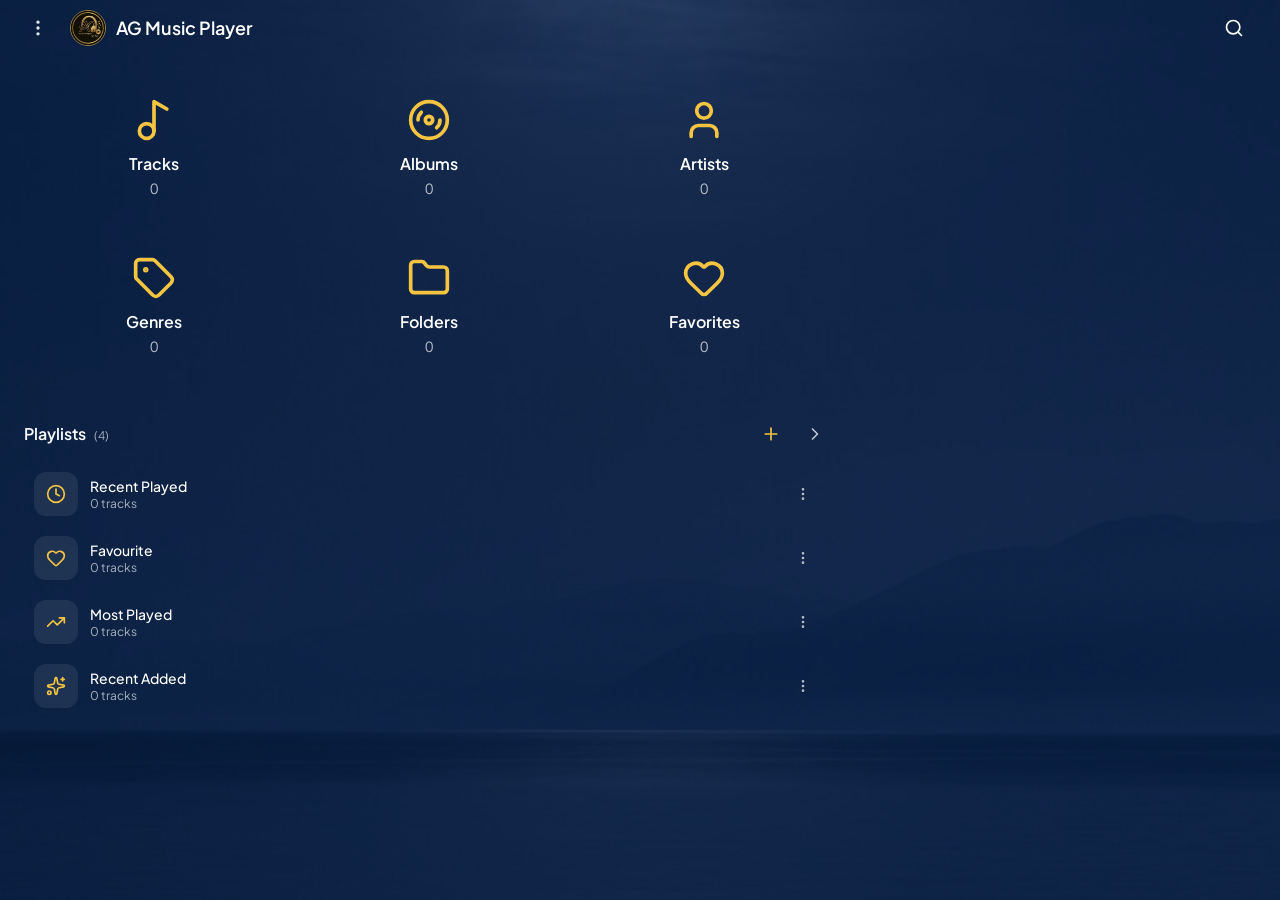
<file: android/app/src/main/assets/index.html>
<!doctype html>
<html lang="en" class="dark">
  <head>
    <meta charset="UTF-8" />
    <meta name="viewport" content="width=device-width, initial-scale=1.0, viewport-fit=cover" />
    <title>Music Player</title>
    <meta name="description" content="AG Music Player — High-contrast, offline-first music player with 5-band equalizer, local folder browsing, playlists, and GitHub auto-updater." />
    <meta property="og:title" content="Music Player" />
    <meta property="og:description" content="High-contrast, offline-first audio player with 5-band equalizer, tag editor, and GitHub auto-update pipeline." />
    <meta property="og:type" content="website" />
    <meta name="twitter:card" content="summary_large_image" />
    <link rel="icon" type="image/jpeg" href="./assets/ag_music_player_logo_1795412483987-IqkB3KrI.jpg" />
    <link rel="preconnect" href="https://fonts.googleapis.com" />
    <link rel="preconnect" href="https://fonts.gstatic.com" crossorigin />
    <link href="https://fonts.googleapis.com/css2?family=Plus+Jakarta+Sans:wght@400;500;600;700&display=swap" rel="stylesheet" />
    <script type="module" crossorigin src="./assets/index-ClQlGCtB.js"></script>
    <link rel="stylesheet" crossorigin href="./assets/index-C2Rh4Nfj.css">
  </head>
  <body class="bg-[#F8F7F4] dark:bg-[#0B0B0D] text-[#111114] dark:text-[#F5F3EE] antialiased selection:bg-[#D4AF37]/30">
    <div id="root"></div>
  </body>
</html>
</file>
